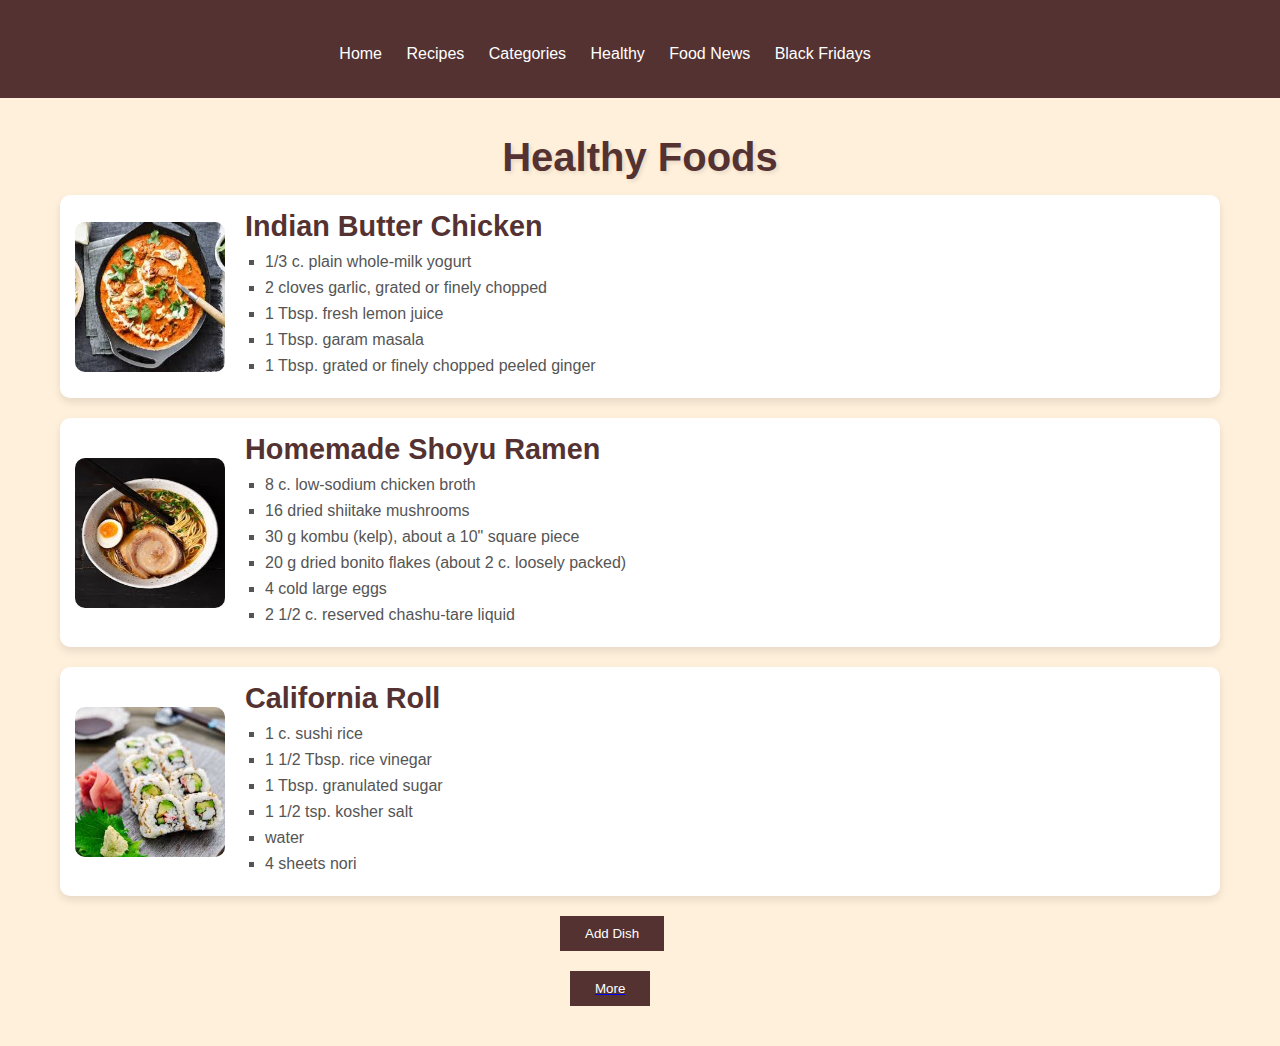
<file: asian.html>
<!DOCTYPE html>
<html lang="en">
  <head>
    <meta charset="UTF-8">
    <meta name="viewport" content="width=device-width, initial-scale=1.0">
    <title>Document</title>
    <link rel="stylesheet" href="asian.css">
  </head>
  <body>
    <!-- header -->
    <header>
      <nav>
        <a href="index.html">Home</a>
        <a href="recipes.html">Recipes</a>
        <a href="categories.html">Categories</a>
        <a href="healthyFood.html">Healthy</a>
        <a href="food news.html">Food News</a>
        <a href="blackfriday.html">Black Fridays</a>
      </nav>
      </header>

    <!-- main -->
    <main>
      <div class="container">
        <h1>Healthy Foods</h1>

        <!-- first dish -->
        <div class="food-item">
          <img src="asian1.jpg">
          <div>
            <h2>Indian Butter Chicken</h2>
            <ul class="ingredients">
              <li>1/3 c. plain whole-milk yogurt</li>
              <li>2 cloves garlic, grated or finely chopped</li>
              <li>1 Tbsp. fresh lemon juice</li>
              <li>1 Tbsp. garam masala</li>
              <li>1 Tbsp. grated or finely chopped peeled ginger</li>
            </ul>
           </div>
          </div>

        <!-- second dish -->
        <div class="food-item">
          <img src="asian2.jpg">
          <div>
            <h2>Homemade Shoyu Ramen</h2>
            <ul class="ingredients">
              <li>8 c. low-sodium chicken broth</li>
              <li>16 dried shiitake mushrooms</li>
              <li>30 g kombu (kelp), about a 10" square piece</li>
              <li>20 g dried bonito flakes (about 2 c. loosely packed)</li>
              <li>4 cold large eggs</li>
              <li>2 1/2 c. reserved chashu-tare liquid</li>
            </ul>
          </div>
        </div>

        <!-- third dish -->
        <div class="food-item">
          <img src="asian3.jpg">
          <div>
            <h2>California Roll</h2>
            <ul class="ingredients">
              <li>1 c. sushi rice</li>
              <li>1 1/2 Tbsp. rice vinegar</li>
              <li>1 Tbsp. granulated sugar</li>
              <li>1 1/2 tsp. kosher salt</li>
              <li>water</li>
              <li>4 sheets nori</li>
            </ul>
          </div>
        </div>

        <button id="btn1">Add Dish</button>

        <!-- fourth dish -->
        <div class="spec">
        <div class="food-item">
          <img src="asian4.jpg">
          <div>
            <h2>Pad Thai</h2>
            <ul class="ingredients">
              <li>8 oz. rice noodles, broken in half</li>
              <li>6 Tbsp. peanut or vegetable oil, divided</li>
              <li>1 lb. medium shrimp, peeled, deveined, tails removed</li>
              <li>3 large eggs</li>
              <li>3 Tbsp. palm sugar</li>
              <li> 3 Tbsp. Thai fish sauce</li>
            </ul>
           </div>
           </div>
        </div>
        <a href="recipes.html"><button id="btn2">More</button>
      </div>
    </main>
    <script src="healthy.js"></script>
  </body>
</html>
</file>
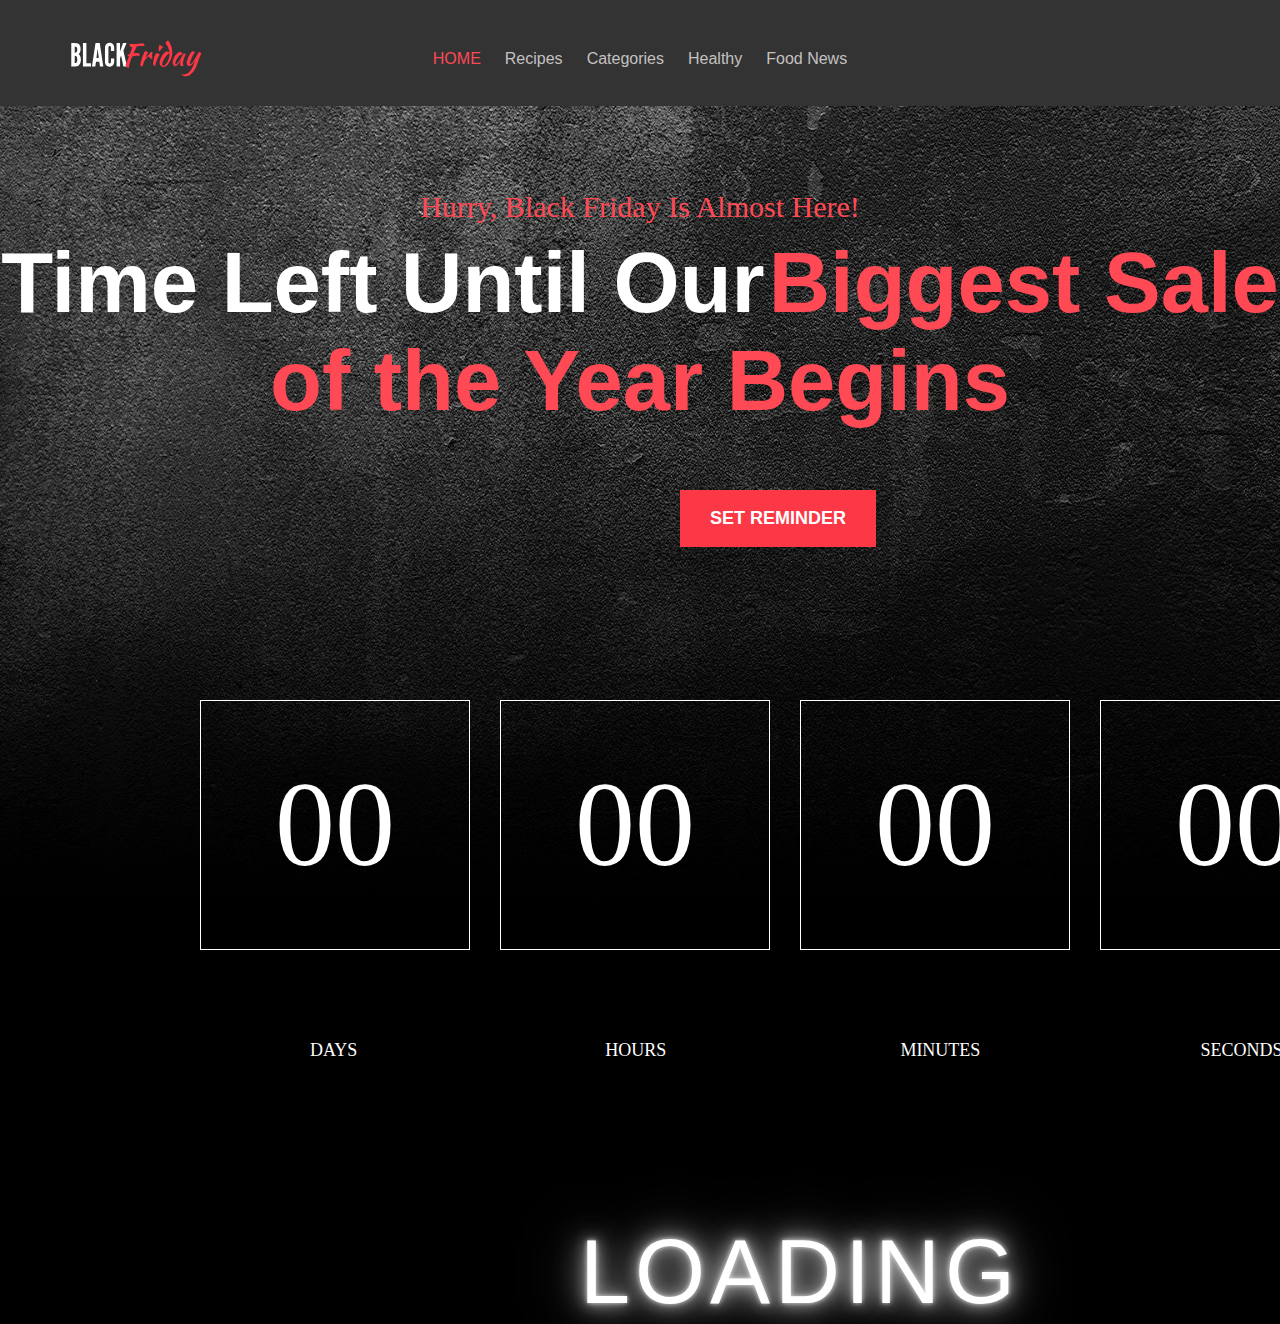
<file: blackfriday.html>
<!DOCTYPE html>
<html lang="en">
<head>
    <meta charset="UTF-8">
    <meta name="viewport" content="width=device-width, initial-scale=1.0">
    <title>Document</title>
    <link rel="stylesheet" href="style2.css">
</head>
<body>
    <div class="container">
        <header>
            <nav>
                <a id="spec" href="index.html">HOME</a>
                <a href="recipes.html">Recipes</a>
                <a href="categories.html">Categories</a>
                <a href="healthyFood.html">Healthy</a>
                <a href="food news.html">Food News</a>

            </nav>
            <?xml version="1.0" encoding="UTF-8"?>
<svg xmlns="http://www.w3.org/2000/svg" width="132" height="44" viewBox="0 0 132 44" fill="none">
  <path d="M1.28 33.5V9.98H4.8C5.99467 9.98 7.024 10.1933 7.888 10.62C8.76267 11.036 9.43467 11.692 9.904 12.588C10.384 13.484 10.624 14.6413 10.624 16.06C10.624 17.1907 10.4747 18.1773 10.176 19.02C9.888 19.8627 9.32267 20.5507 8.48 21.084C9.33333 21.5533 9.94667 22.3 10.32 23.324C10.6933 24.3373 10.88 25.5107 10.88 26.844C10.88 28.156 10.6667 29.3133 10.24 30.316C9.824 31.3187 9.20533 32.1027 8.384 32.668C7.57333 33.2227 6.57067 33.5 5.376 33.5H1.28ZM4.736 30.076C5.78133 30.076 6.46933 29.7667 6.8 29.148C7.13067 28.5187 7.296 27.6227 7.296 26.46C7.296 25.276 7.13067 24.38 6.8 23.772C6.46933 23.1533 5.78133 22.844 4.736 22.844V30.076ZM4.736 19.676C5.70667 19.676 6.37333 19.4093 6.736 18.876C7.10933 18.3427 7.296 17.5533 7.296 16.508C7.296 15.452 7.104 14.6733 6.72 14.172C6.34667 13.66 5.68533 13.404 4.736 13.404V19.676ZM12.9363 33.5V9.98H16.3923V30.3H20.9683V33.5H12.9363ZM21.9663 33.5L25.5182 9.98H29.7423L33.2943 33.5H29.9343L29.2943 28.7H25.9663L25.3263 33.5H21.9663ZM26.4463 25.052H28.8143L27.8223 17.148L27.7263 15.9H27.5343L27.4383 17.148L26.4463 25.052ZM39.5718 33.756C38.5904 33.756 37.7531 33.5373 37.0598 33.1C36.3771 32.652 35.8544 32.044 35.4918 31.276C35.1398 30.508 34.9638 29.6387 34.9638 28.668V14.812C34.9638 13.852 35.1451 12.988 35.5078 12.22C35.8811 11.452 36.4144 10.844 37.1078 10.396C37.8011 9.948 38.6224 9.724 39.5718 9.724C40.2864 9.724 40.9264 9.85733 41.4918 10.124C42.0571 10.3907 42.5371 10.7587 42.9318 11.228C43.3371 11.6867 43.6464 12.2253 43.8598 12.844C44.0731 13.452 44.1798 14.108 44.1798 14.812V18.044H40.9478V14.812C40.9478 14.3213 40.8464 13.9107 40.6438 13.58C40.4411 13.2493 40.1051 13.084 39.6358 13.084C39.2091 13.084 38.8998 13.2547 38.7078 13.596C38.5158 13.9373 38.4198 14.3427 38.4198 14.812V28.668C38.4198 29.1373 38.5211 29.5427 38.7238 29.884C38.9371 30.2253 39.2411 30.396 39.6358 30.396C40.1158 30.396 40.4518 30.2307 40.6438 29.9C40.8464 29.5693 40.9478 29.1587 40.9478 28.668V25.436H44.1798V28.668C44.1798 29.628 43.9931 30.492 43.6198 31.26C43.2464 32.028 42.7131 32.636 42.0198 33.084C41.3371 33.532 40.5211 33.756 39.5718 33.756ZM46.5925 33.5V9.98H50.0485V17.82V18.204H50.1765L50.3365 17.82L53.0245 9.98H56.5765L53.4085 17.724L56.9925 33.5H53.4405L51.1365 22.78H51.0405L50.0485 25.18V33.5H46.5925Z" fill="white"></path>
  <path d="M67.6 19.99C68.24 19.99 68.74 20.17 69.1 20.53C69.48 20.89 69.67 21.39 69.67 22.03C69.67 22.19 69.66 22.36 69.64 22.54C69.62 22.7 69.58 22.84 69.52 22.96C69.26 22.92 68.97 22.89 68.65 22.87C68.33 22.83 67.95 22.81 67.51 22.81C66.61 22.81 65.71 22.89 64.81 23.05C63.91 23.21 63.05 23.34 62.23 23.44C61.33 25.56 60.59 27.55 60.01 29.41C59.43 31.27 58.98 33.11 58.66 34.93C57.98 34.77 57.38 34.48 56.86 34.06C56.34 33.64 55.85 33.05 55.39 32.29C55.53 31.97 55.7 31.59 55.9 31.15C56.1 30.69 56.34 30.12 56.62 29.44C56.9 28.74 57.23 27.9 57.61 26.92C58.01 25.92 58.48 24.73 59.02 23.35C58.18 23.07 57.63 22.58 57.37 21.88C57.47 21.78 57.75 21.67 58.21 21.55C58.67 21.41 59.23 21.26 59.89 21.1C60.19 20.32 60.45 19.63 60.67 19.03C60.89 18.41 61.09 17.83 61.27 17.29C61.45 16.73 61.61 16.19 61.75 15.67C61.91 15.13 62.05 14.56 62.17 13.96H62.02C61.26 13.96 60.64 13.78 60.16 13.42C59.7 13.06 59.47 12.59 59.47 12.01C59.47 11.85 59.49 11.66 59.53 11.44C59.59 11.22 59.66 11.03 59.74 10.87C60.12 10.93 60.49 10.97 60.85 10.99C61.23 11.01 61.72 11.02 62.32 11.02C63.58 11.02 64.76 10.99 65.86 10.93C66.96 10.85 67.95 10.77 68.83 10.69C69.73 10.61 70.5 10.54 71.14 10.48C71.78 10.4 72.27 10.36 72.61 10.36C73.07 10.36 73.48 10.6 73.84 11.08C74.2 11.56 74.48 12.24 74.68 13.12C74.04 13.06 73.52 13.02 73.12 13C72.74 12.98 72.4 12.97 72.1 12.97C71.08 12.97 70.14 13.02 69.28 13.12C68.44 13.2 67.64 13.3 66.88 13.42C66.76 13.6 66.62 13.83 66.46 14.11C66.32 14.39 66.13 14.79 65.89 15.31C65.65 15.81 65.34 16.47 64.96 17.29C64.6 18.11 64.14 19.15 63.58 20.41C64.36 20.29 65.1 20.19 65.8 20.11C66.52 20.03 67.12 19.99 67.6 19.99ZM70.2154 31.9C70.3154 31.32 70.4854 30.56 70.7254 29.62C70.9854 28.66 71.2854 27.65 71.6254 26.59C71.9654 25.51 72.3254 24.43 72.7054 23.35C73.0854 22.27 73.4554 21.3 73.8154 20.44C74.0754 19.82 74.3054 19.34 74.5054 19C74.7054 18.64 74.9254 18.34 75.1654 18.1C75.4454 18.14 75.7354 18.21 76.0354 18.31C76.3354 18.41 76.6254 18.53 76.9054 18.67C77.1854 18.81 77.4354 18.96 77.6554 19.12C77.8754 19.26 78.0454 19.4 78.1654 19.54C77.6254 20.18 77.1454 20.91 76.7254 21.73C76.3254 22.55 75.9154 23.6 75.4954 24.88C76.5754 23.92 77.5254 23 78.3454 22.12C79.1854 21.24 79.9654 20.26 80.6854 19.18C80.8054 19.08 81.0154 19.03 81.3154 19.03C81.5954 19.03 81.8654 19.08 82.1254 19.18C82.3854 19.26 82.5654 19.38 82.6654 19.54C82.3054 20.5 82.1254 21.45 82.1254 22.39C82.1254 23.27 82.2554 23.93 82.5154 24.37C82.4954 24.49 82.3554 24.72 82.0954 25.06C81.8554 25.4 81.5854 25.72 81.2854 26.02C80.7454 25.74 80.2654 25.36 79.8454 24.88C79.4254 24.38 79.1154 23.84 78.9154 23.26C77.9754 23.92 77.1754 24.57 76.5154 25.21C75.8554 25.83 75.2854 26.53 74.8054 27.31C74.3454 28.07 73.9454 28.95 73.6054 29.95C73.2854 30.95 72.9754 32.14 72.6754 33.52C72.4954 33.5 72.2754 33.43 72.0154 33.31C71.7754 33.21 71.5254 33.08 71.2654 32.92C71.0254 32.76 70.8054 32.59 70.6054 32.41C70.4054 32.23 70.2754 32.06 70.2154 31.9ZM83.065 30.49C83.065 30.31 83.075 30.09 83.095 29.83C83.135 29.55 83.195 29.19 83.275 28.75C83.355 28.29 83.455 27.74 83.575 27.1C83.715 26.46 83.885 25.69 84.085 24.79C84.125 24.59 84.215 24.27 84.355 23.83C84.495 23.39 84.675 22.93 84.895 22.45C85.135 21.95 85.415 21.47 85.735 21.01C86.075 20.55 86.475 20.21 86.935 19.99C87.275 20.07 87.725 20.28 88.285 20.62C88.845 20.94 89.325 21.39 89.725 21.97C89.265 22.49 88.875 23.01 88.555 23.53C88.255 24.05 87.975 24.59 87.715 25.15C87.475 25.71 87.245 26.29 87.025 26.89C86.825 27.49 86.595 28.12 86.335 28.78C86.115 29.34 85.915 29.92 85.735 30.52C85.555 31.1 85.455 31.61 85.435 32.05C85.435 32.41 85.425 32.66 85.405 32.8C85.405 32.96 85.355 33.04 85.255 33.04C85.175 33.04 85.015 32.99 84.775 32.89C84.535 32.79 84.285 32.64 84.025 32.44C83.785 32.22 83.565 31.95 83.365 31.63C83.165 31.31 83.065 30.93 83.065 30.49ZM88.795 17.47C88.795 17.35 88.825 17.17 88.885 16.93C88.785 16.83 88.695 16.68 88.615 16.48C88.555 16.28 88.525 16.1 88.525 15.94C88.525 15.76 88.545 15.52 88.585 15.22C88.645 14.9 88.715 14.56 88.795 14.2C88.875 13.84 88.975 13.47 89.095 13.09C89.215 12.69 89.335 12.33 89.455 12.01C89.695 12.01 89.985 12.08 90.325 12.22C90.685 12.34 91.045 12.51 91.405 12.73C91.765 12.93 92.095 13.16 92.395 13.42C92.695 13.66 92.925 13.89 93.085 14.11C92.865 14.33 92.575 14.64 92.215 15.04C91.855 15.42 91.505 15.83 91.165 16.27C90.825 16.69 90.515 17.09 90.235 17.47C89.955 17.85 89.775 18.12 89.695 18.28C89.455 18.24 89.245 18.14 89.065 17.98C88.885 17.8 88.795 17.63 88.795 17.47ZM96.6648 18.49C97.0648 18.49 97.5248 18.61 98.0448 18.85C98.5648 19.09 99.0248 19.4 99.4248 19.78C99.3248 18.98 99.1948 18.23 99.0348 17.53C98.8948 16.81 98.6748 16.07 98.3748 15.31C98.0948 14.55 97.7148 13.72 97.2348 12.82C96.7548 11.92 96.1548 10.89 95.4348 9.73C95.4948 9.55 95.6248 9.34 95.8248 9.1C96.0448 8.86 96.2848 8.64 96.5448 8.44C96.8248 8.22 97.1048 8.03 97.3848 7.87C97.6848 7.71 97.9648 7.61 98.2248 7.57C98.7848 8.19 99.3148 8.97 99.8148 9.91C100.315 10.83 100.755 11.83 101.135 12.91C101.515 13.97 101.805 15.07 102.005 16.21C102.225 17.35 102.335 18.44 102.335 19.48C102.335 20.52 102.215 21.59 101.975 22.69C101.755 23.79 101.435 24.87 101.015 25.93C100.615 26.97 100.145 27.96 99.6048 28.9C99.0648 29.84 98.4748 30.68 97.8348 31.42C97.2148 32.16 96.5648 32.76 95.8848 33.22C95.2048 33.7 94.5248 34 93.8448 34.12C92.4648 33.96 91.4048 33.51 90.6648 32.77C89.9448 32.05 89.5848 31.05 89.5848 29.77C89.5848 29.09 89.6848 28.35 89.8848 27.55C90.1048 26.75 90.3848 25.96 90.7248 25.18C91.0848 24.38 91.4948 23.61 91.9548 22.87C92.4348 22.11 92.9348 21.43 93.4548 20.83C93.9948 20.23 94.5348 19.72 95.0748 19.3C95.6148 18.88 96.1448 18.61 96.6648 18.49ZM93.6048 32.92C94.3048 32.68 95.0048 32.15 95.7048 31.33C96.4048 30.51 97.0348 29.55 97.5948 28.45C98.1548 27.33 98.6048 26.14 98.9448 24.88C99.3048 23.6 99.4848 22.37 99.4848 21.19C99.4848 20.85 99.4848 20.64 99.4848 20.56C99.4848 20.48 99.4748 20.4 99.4548 20.32C98.9748 20.52 98.4648 20.86 97.9248 21.34C97.3848 21.82 96.8448 22.38 96.3048 23.02C95.7648 23.64 95.2548 24.32 94.7748 25.06C94.2948 25.8 93.8648 26.54 93.4848 27.28C93.1048 28.02 92.8048 28.73 92.5848 29.41C92.3648 30.09 92.2548 30.69 92.2548 31.21C92.2548 32.21 92.7048 32.78 93.6048 32.92ZM113.453 20.38C113.653 20.38 113.883 20.42 114.143 20.5C114.423 20.56 114.673 20.65 114.893 20.77C115.113 20.87 115.293 20.98 115.433 21.1C115.593 21.22 115.673 21.33 115.673 21.43C115.273 22.27 114.903 23.12 114.563 23.98C114.223 24.82 113.933 25.63 113.693 26.41C113.453 27.19 113.263 27.92 113.123 28.6C113.003 29.28 112.943 29.87 112.943 30.37C112.943 30.93 113.003 31.4 113.123 31.78C113.243 32.14 113.443 32.4 113.723 32.56C113.483 32.72 113.173 32.85 112.793 32.95C112.413 33.05 112.073 33.1 111.773 33.1C110.693 33.1 110.153 32.36 110.153 30.88C110.153 29.74 110.533 28.18 111.293 26.2C110.893 27.12 110.433 27.99 109.913 28.81C109.393 29.61 108.863 30.32 108.323 30.94C107.783 31.56 107.233 32.07 106.673 32.47C106.133 32.85 105.633 33.08 105.173 33.16C104.433 33.12 103.833 32.77 103.373 32.11C102.913 31.43 102.683 30.57 102.683 29.53C102.683 28.41 102.923 27.23 103.403 25.99C103.883 24.75 104.493 23.6 105.233 22.54C105.993 21.48 106.813 20.6 107.693 19.9C108.573 19.18 109.423 18.8 110.243 18.76C110.443 18.82 110.663 18.94 110.903 19.12C111.163 19.3 111.403 19.51 111.623 19.75C111.863 19.99 112.063 20.24 112.223 20.5C112.383 20.74 112.473 20.95 112.493 21.13C111.693 21.25 110.863 21.64 110.003 22.3C109.163 22.96 108.393 23.76 107.693 24.7C107.013 25.62 106.453 26.61 106.013 27.67C105.573 28.73 105.353 29.72 105.353 30.64C105.353 31.02 105.493 31.26 105.773 31.36C106.353 31.24 107.023 30.75 107.783 29.89C108.543 29.01 109.463 27.66 110.543 25.84C110.743 25.48 110.963 25.08 111.203 24.64C111.463 24.2 111.723 23.74 111.983 23.26C112.243 22.78 112.493 22.3 112.733 21.82C112.993 21.32 113.233 20.84 113.453 20.38ZM128.358 27.85C127.898 29.31 127.438 30.64 126.978 31.84C126.518 33.04 126.028 34.14 125.508 35.14C124.988 36.16 124.428 37.09 123.828 37.93C123.228 38.79 122.568 39.6 121.848 40.36C120.928 41.32 119.978 42.05 118.998 42.55C118.018 43.07 117.038 43.33 116.058 43.33C115.558 43.33 115.058 43.27 114.558 43.15C114.078 43.05 113.628 42.9 113.208 42.7C112.768 42.52 112.388 42.3 112.068 42.04C111.728 41.8 111.488 41.54 111.348 41.26C111.348 41.02 111.488 40.81 111.768 40.63C112.008 40.85 112.208 41.02 112.368 41.14C112.528 41.26 112.688 41.36 112.848 41.44C112.988 41.52 113.148 41.57 113.328 41.59C113.488 41.61 113.678 41.62 113.898 41.62C115.038 41.62 116.148 41.28 117.228 40.6C118.328 39.94 119.358 38.99 120.318 37.75C121.298 36.53 122.188 35.04 122.988 33.28C123.788 31.54 124.468 29.59 125.028 27.43C124.768 27.83 124.448 28.32 124.068 28.9C123.688 29.48 123.268 30.06 122.808 30.64C122.348 31.2 121.868 31.71 121.368 32.17C120.888 32.63 120.418 32.94 119.958 33.1C119.638 33.08 119.298 33.01 118.938 32.89C118.598 32.79 118.268 32.64 117.948 32.44C117.648 32.24 117.378 32 117.138 31.72C116.898 31.44 116.738 31.12 116.658 30.76C116.658 30.18 116.678 29.72 116.718 29.38C116.758 29.02 116.828 28.63 116.928 28.21C117.108 27.45 117.368 26.59 117.708 25.63C118.068 24.67 118.478 23.73 118.938 22.81C119.418 21.87 119.938 21 120.498 20.2C121.078 19.38 121.678 18.74 122.298 18.28C122.458 18.28 122.658 18.3 122.898 18.34C123.138 18.36 123.388 18.41 123.648 18.49C123.908 18.57 124.158 18.67 124.398 18.79C124.638 18.89 124.848 19.03 125.028 19.21C124.808 19.41 124.328 20.08 123.588 21.22C122.848 22.36 122.028 24 121.128 26.14C121.028 26.36 120.908 26.68 120.768 27.1C120.628 27.52 120.488 27.96 120.348 28.42C120.228 28.88 120.118 29.33 120.018 29.77C119.918 30.21 119.868 30.56 119.868 30.82C119.868 30.98 119.888 31.1 119.928 31.18C119.988 31.26 120.038 31.32 120.078 31.36C120.438 31.3 120.918 31.01 121.518 30.49C122.118 29.95 122.798 29.12 123.558 28C124.038 27.28 124.478 26.57 124.878 25.87C125.278 25.15 125.668 24.43 126.048 23.71C126.448 22.99 126.858 22.25 127.278 21.49C127.698 20.73 128.148 19.95 128.628 19.15C128.888 19.15 129.168 19.18 129.468 19.24C129.768 19.3 130.058 19.38 130.338 19.48C130.618 19.56 130.858 19.66 131.058 19.78C131.278 19.88 131.438 19.99 131.538 20.11C130.918 21.43 130.338 22.72 129.798 23.98C129.258 25.24 128.778 26.53 128.358 27.85Z" fill="#FC3746"></path>
</svg>
</header>
<p id="para">Hurry, Black Friday is Almost Here!</p>
<div class="h1Div">
<h1>Time Left Until Our</h1>
<h1 id="specH1">Biggest Sale <br> of the Year Begins</h1>
</div>
<button id="btn">set reminder</button>
</div>

<div class="grid1">
    <div class="box">00</div>
    <div class="box2">00</div>
    <div class="box3">00</div>
    <div class="box4">00</div>
</div>
<div class="p-div">
    <p>DAYS</p>
    <p id="spec2P">HOURS</p>
    <p id="specP">MINUTES</p>
    <p id="specP2">SECONDS</p>
</div>
<p id="footer-p">LOADING</p>
<script src="index.js"></script>
</body>
</html>
</file>
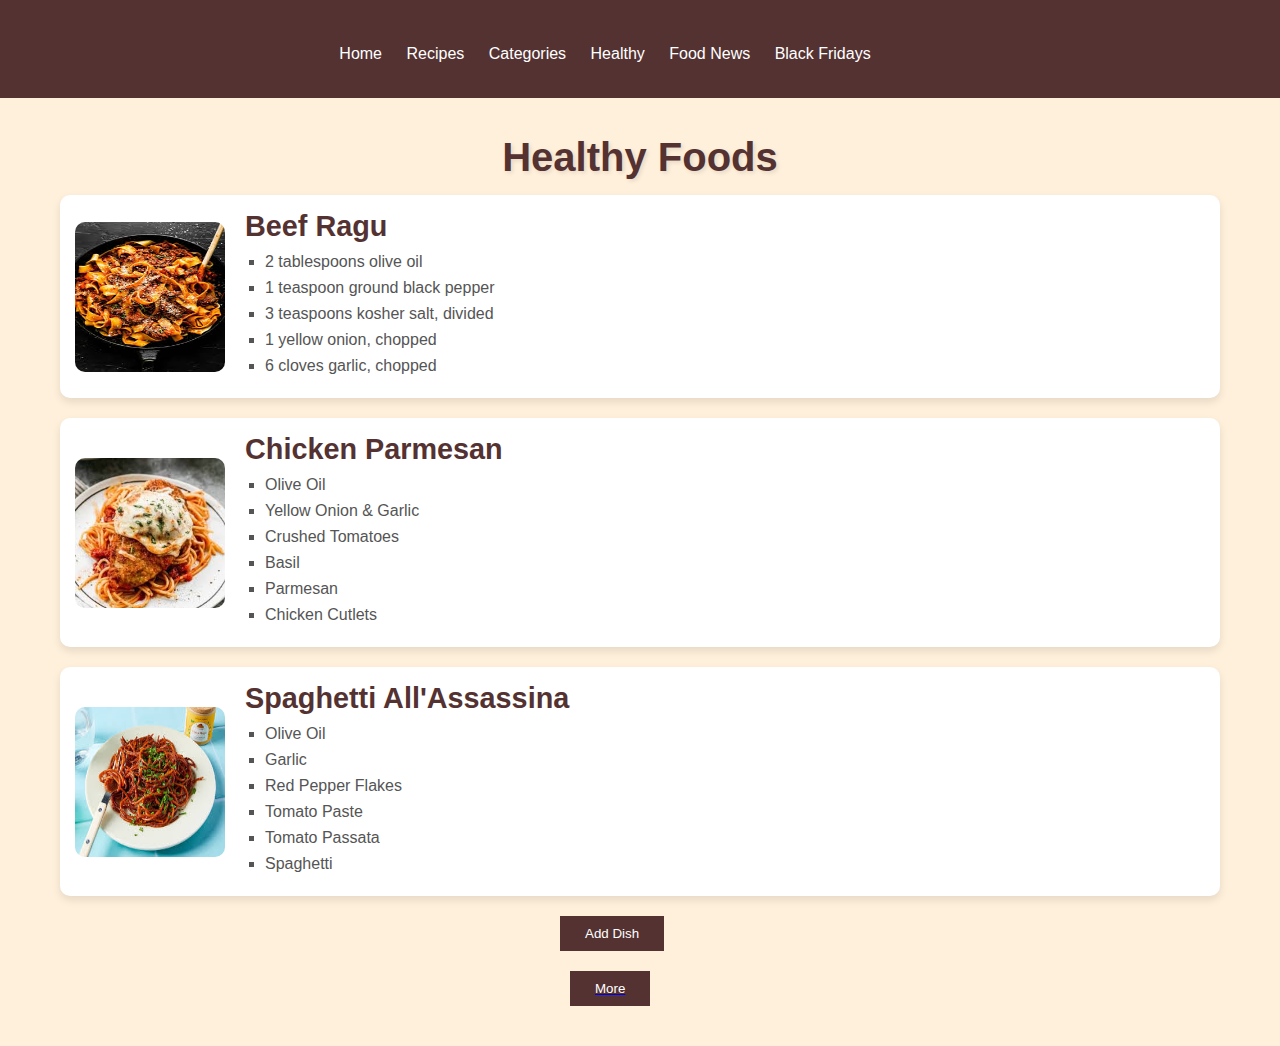
<file: italianfood.html>
<!DOCTYPE html>
<html lang="en">
  <head>
    <meta charset="UTF-8">
    <meta name="viewport" content="width=device-width, initial-scale=1.0">
    <title>Document</title>
    <link rel="stylesheet" href="meatrecipe.css">
  </head>
  <body>
    <!-- header -->
    <header>
      <nav>
        <a href="index.html">Home</a>
        <a href="recipes.html">Recipes</a>
        <a href="categories.html">Categories</a>
        <a href="healthyFood.html">Healthy</a>
        <a href="food news.html">Food News</a>
        <a href="blackfriday.html">Black Fridays</a>
      </nav>
      </header>

    <!-- main -->
    <main>
      <div class="container">
        <h1>Healthy Foods</h1>

        <!-- first dish -->
        <div class="food-item">
          <img src="italian3.jpg">
          <div>
            <h2>Beef Ragu</h2>
            <ul class="ingredients">
              <li>2 tablespoons olive oil</li>
              <li>1 teaspoon ground black pepper</li>
              <li>3 teaspoons kosher salt, divided</li>
              <li>1 yellow onion, chopped</li>
              <li>6 cloves garlic, chopped</li>
            </ul>
           </div>
          </div>

        <!-- second dish -->
        <div class="food-item">
          <img src="italian.jpg">
          <div>
            <h2>Chicken Parmesan</h2>
            <ul class="ingredients">
              <li> Olive Oil</li>
              <li>Yellow Onion & Garlic</li>
              <li>Crushed Tomatoes</li>
              <li>Basil</li>
              <li>Parmesan</li>
              <li>Chicken Cutlets</li>
            </ul>
          </div>
        </div>

        <!-- third dish -->
        <div class="food-item">
          <img src="italian2.jpg">
          <div>
            <h2>Spaghetti All'Assassina</h2>
            <ul class="ingredients">
              <li>Olive Oil</li>
              <li>Garlic</li>
              <li>Red Pepper Flakes</li>
              <li>Tomato Paste</li>
              <li>Tomato Passata</li>
              <li>Spaghetti</li>
            </ul>
          </div>
        </div>

        <button id="btn1">Add Dish</button>

        <!-- fourth dish -->
        <div class="spec">
        <div class="food-item">
          <img src="italian4.jpg">
          <div>
            <h2>Grandma Pizza</h2>
            <ul class="ingredients">
              <li>Extra virgin olive oil</li>
              <li>Dried oregano</li>
              <li>Fresh basil</li>
              <li>Shredded Mozzarella Cheese</li>
              <li>Olive oil</li>
              <li> Parmesan cheese</li>
            </ul>
           </div>
           </div>
        </div>
        <a href="recipes.html"><button id="btn2">More</button>
      </div>
    </main>
    <script src="healthy.js"></script>
  </body>
</html>
</file>
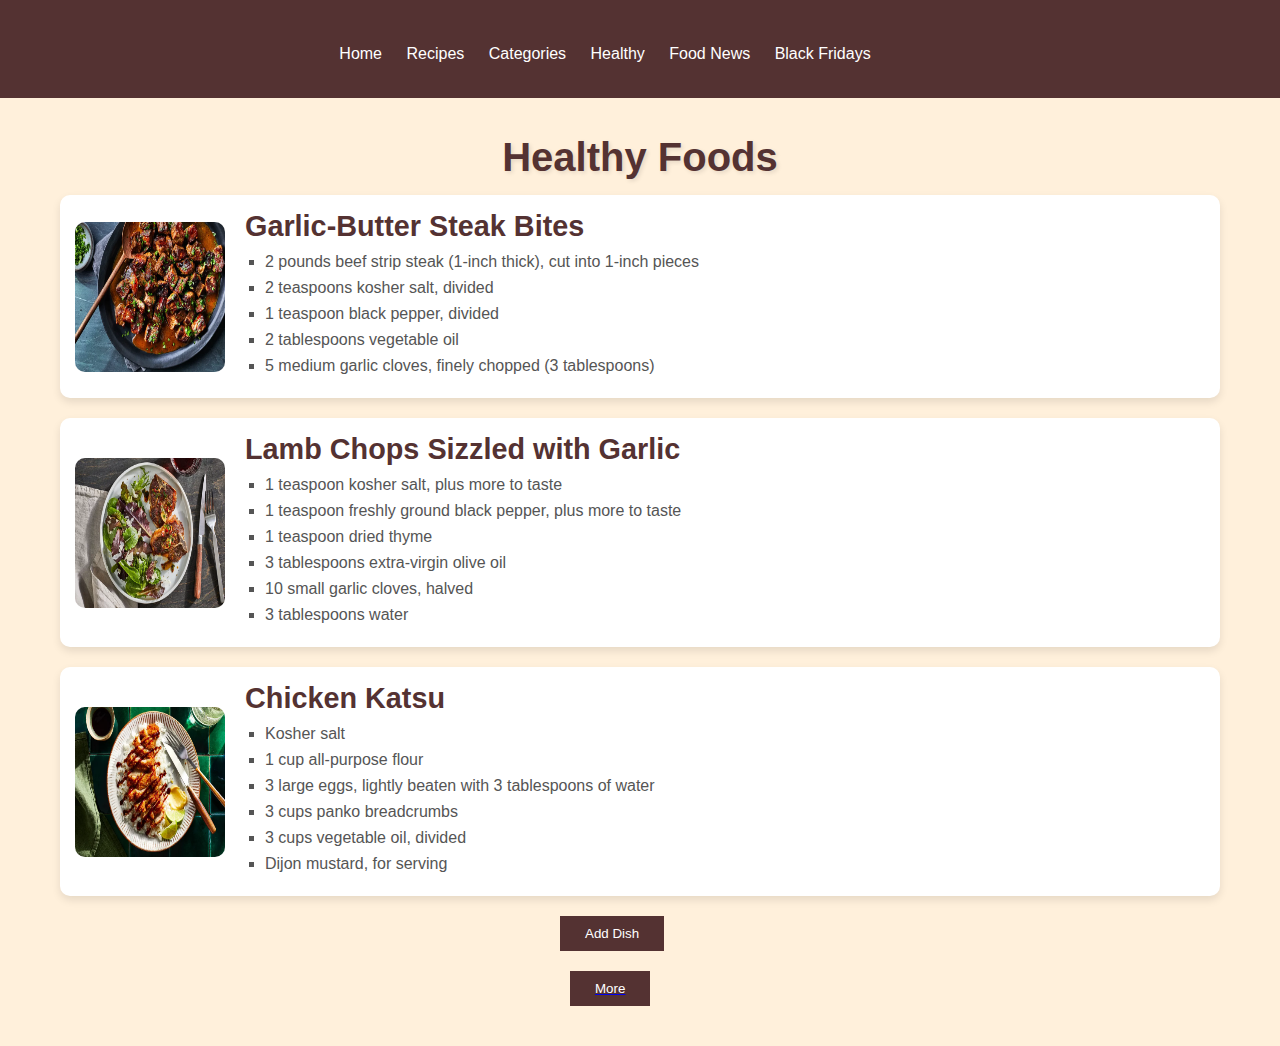
<file: meatRecipe.html>
<!DOCTYPE html>
<html lang="en">
  <head>
    <meta charset="UTF-8">
    <meta name="viewport" content="width=device-width, initial-scale=1.0">
    <title>Document</title>
    <link rel="stylesheet" href="meatrecipe.css">
  </head>
  <body>
    <!-- header -->
    <header>
      <nav>
        <a href="index.html">Home</a>
        <a href="recipes.html">Recipes</a>
        <a href="categories.html">Categories</a>
        <a href="healthyFood.html">Healthy</a>
        <a href="food news.html">Food News</a>
        <a href="blackfriday.html">Black Fridays</a>
      </nav>
      </header>

    <!-- main -->
    <main>
      <div class="container">
        <h1>Healthy Foods</h1>

        <!-- first dish -->
        <div class="food-item">
          <img src="meat1.webp">
          <div>
            <h2>Garlic-Butter Steak Bites</h2>
            <ul class="ingredients">
              <li>2 pounds beef strip steak (1-inch thick), cut into 1-inch pieces</li>
              <li>2 teaspoons kosher salt, divided</li>
              <li>1 teaspoon black pepper, divided</li>
              <li>2 tablespoons vegetable oil</li>
              <li>5 medium garlic cloves, finely chopped (3 tablespoons)</li>
            </ul>
           </div>
          </div>

        <!-- second dish -->
        <div class="food-item">
          <img src="meat2.webp">
          <div>
            <h2>Lamb Chops Sizzled with Garlic</h2>
            <ul class="ingredients">
              <li>1 teaspoon kosher salt, plus more to taste</li>
              <li>1 teaspoon freshly ground black pepper, plus more to taste</li>
              <li>1 teaspoon dried thyme</li>
              <li>3 tablespoons extra-virgin olive oil</li>
              <li>10 small garlic cloves, halved</li>
              <li>3 tablespoons water</li>
            </ul>
          </div>
        </div>

        <!-- third dish -->
        <div class="food-item">
          <img src="meat3.webp">
          <div>
            <h2>Chicken Katsu</h2>
            <ul class="ingredients">
              <li>Kosher salt</li>
              <li>1 cup all-purpose flour</li>
              <li>3 large eggs, lightly beaten with 3 tablespoons of water</li>
              <li>3 cups panko breadcrumbs</li>
              <li>3 cups vegetable oil, divided</li>
              <li>Dijon mustard, for serving</li>
            </ul>
          </div>
        </div>

        <button id="btn1">Add Dish</button>


        <!-- fourth dish -->
        <div class="spec">
        <div class="food-item">
          <img src="Ys52iN8gSLOpo3TodoB9_DSC_4625.jpg">
          <div>
            <h2>Sesame Chicken</h2>
            <ul class="ingredients">
              <li>boneless skinless chicken breast halves, pat dry with paper towels</li>
              <li>1/2 cup honey</li>
              <li>1/2 cup low sodium soy sauce</li>
              <li>1 cup water</li>
              <li>2 tablespoons cornstarch</li>
              <li> 1/2 - 1 teaspoon ground ginger (fresh is better)</li>
            </ul>
           </div>
           </div>
        </div>
        <a href="recipes.html"><button id="btn2">More</button>
        </a>
      </div>
    </main>
    <script src="healthy.js"></script>
  </body>
</html>
</file>
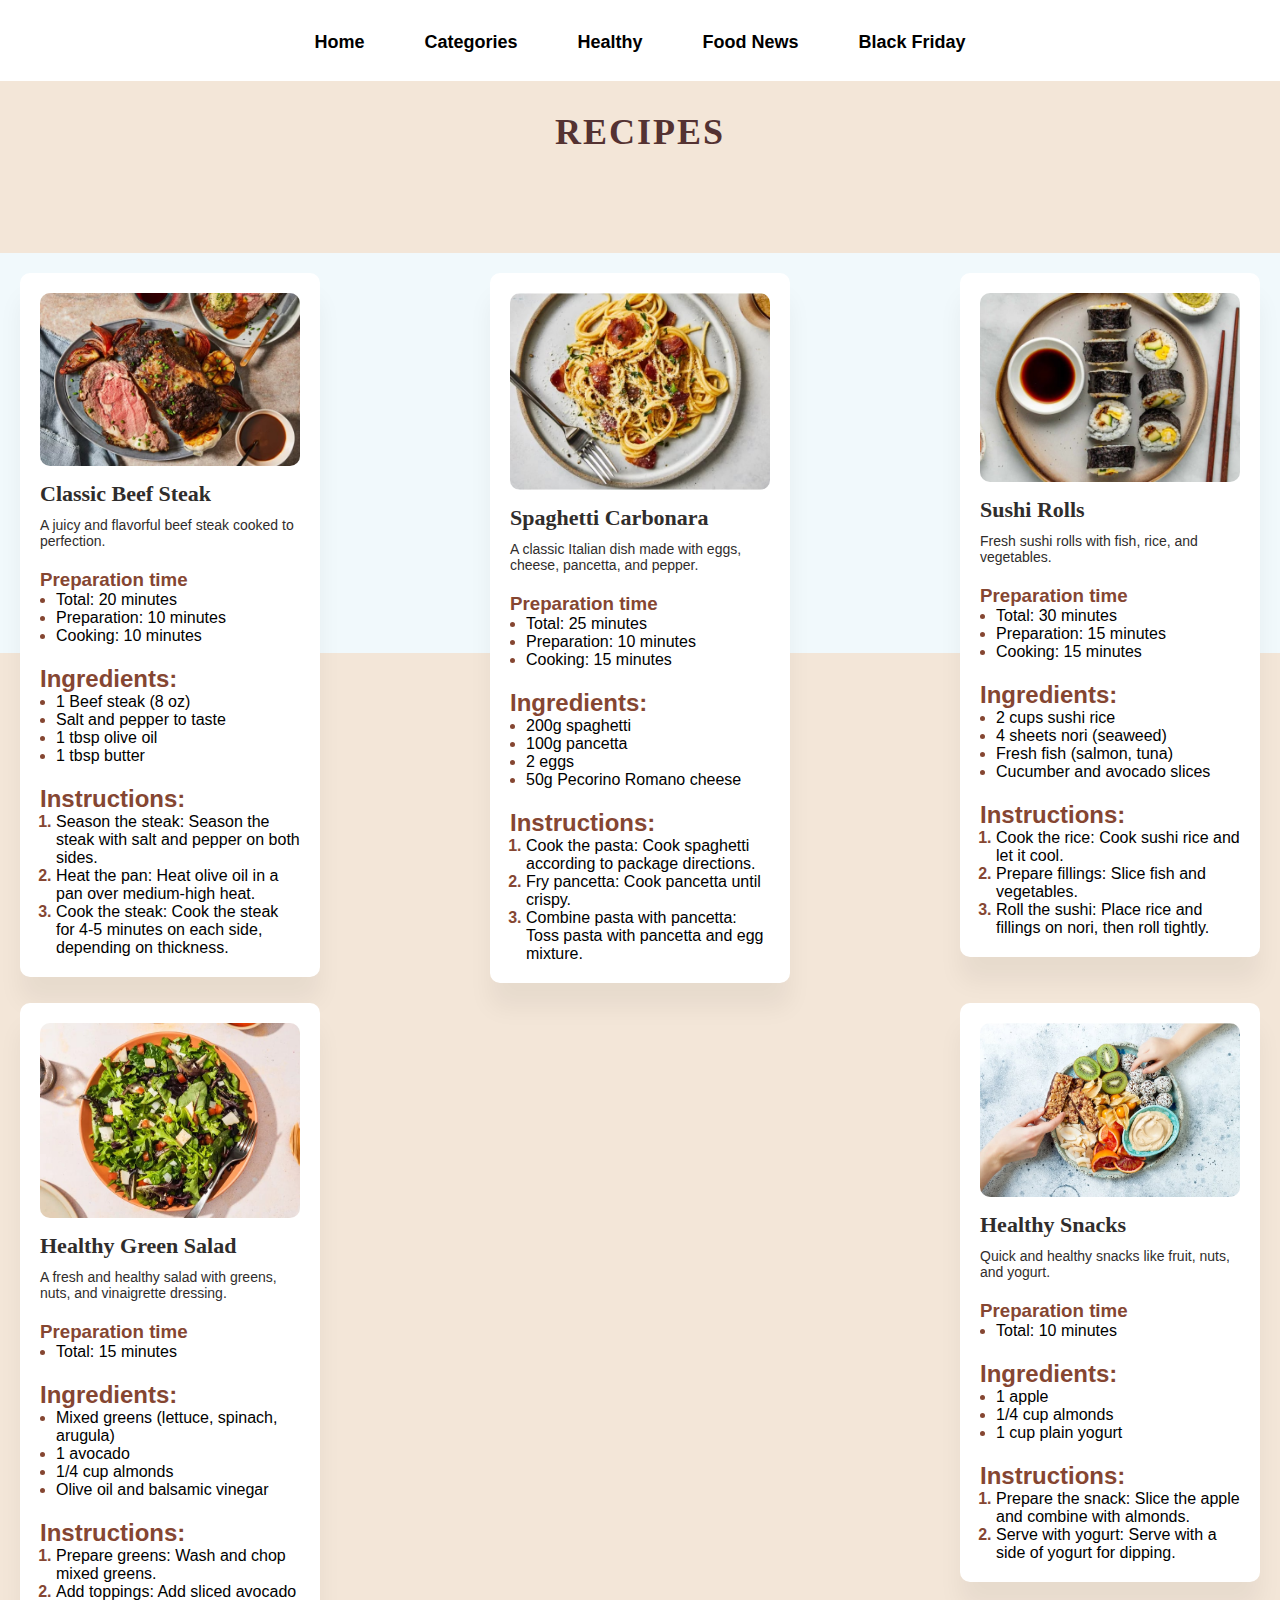
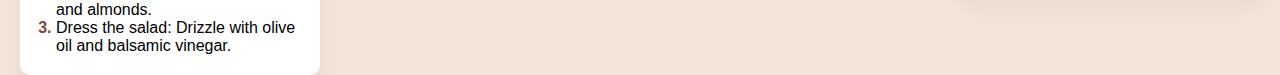
<file: recipes.html>
<!DOCTYPE html>
<html lang="en">
<head>
  <meta charset="UTF-8">
  <meta name="viewport" content="width=device-width, initial-scale=1.0">
  <link rel="stylesheet" href="style.css">
  <link rel="icon" type="image/png" sizes="32x32" href="./assets/images/favicon-32x32.png">
  <title>Recipe Page</title>
  <link rel="stylesheet" href="recipes.css">
</head>
<body>


  <nav>
    <a href="index.html" class="nav-link">Home</a>
    <a href="categories.html" class="nav-link">Categories</a>
    <a href="healthyFood.html" class="nav-link">Healthy</a>
    <a href="food news.html" class="nav-link">Food News</a>
    <a href="blackfriday.html" class="nav-link">Black Friday</a>
  </nav>

  <h1 class="recipes-title">Recipes</h1>


  <div class="container">
    
    <div class="card">
      <img src="beef.png" alt="Steak">
      <h1>Classic Beef Steak</h1>
      <p>A juicy and flavorful beef steak cooked to perfection.</p>
      <div class="time">
        <h3>Preparation time</h3>
        <ul>
          <li><span>Total:</span> 20 minutes</li>
          <li><span>Preparation:</span> 10 minutes</li>
          <li><span>Cooking:</span> 10 minutes</li>
        </ul>
      </div>
      <div class="ingredient">
        <h2>Ingredients:</h2>
        <ul>
          <li>1 Beef steak (8 oz)</li>
          <li>Salt and pepper to taste</li>
          <li>1 tbsp olive oil</li>
          <li>1 tbsp butter</li>
        </ul>
      </div>
      <div class="instru">
        <h2>Instructions:</h2>
        <ol>
          <li><span>Season the steak:</span> Season the steak with salt and pepper on both sides.</li>
          <li><span>Heat the pan:</span> Heat olive oil in a pan over medium-high heat.</li>
          <li><span>Cook the steak:</span> Cook the steak for 4-5 minutes on each side, depending on thickness.</li>
        </ol>
      </div>
    </div>

    
    <div class="card">
      <img src="pasta.png" alt="Pasta">
      <h1>Spaghetti Carbonara</h1>
      <p>A classic Italian dish made with eggs, cheese, pancetta, and pepper.</p>
      <div class="time">
        <h3>Preparation time</h3>
        <ul>
          <li><span>Total:</span> 25 minutes</li>
          <li><span>Preparation:</span> 10 minutes</li>
          <li><span>Cooking:</span> 15 minutes</li>
        </ul>
      </div>
      <div class="ingredient">
        <h2>Ingredients:</h2>
        <ul>
          <li>200g spaghetti</li>
          <li>100g pancetta</li>
          <li>2 eggs</li>
          <li>50g Pecorino Romano cheese</li>
        </ul>
      </div>
      <div class="instru">
        <h2>Instructions:</h2>
        <ol>
          <li><span>Cook the pasta:</span> Cook spaghetti according to package directions.</li>
          <li><span>Fry pancetta:</span> Cook pancetta until crispy.</li>
          <li><span>Combine pasta with pancetta:</span> Toss pasta with pancetta and egg mixture.</li>
        </ol>
      </div>
    </div>

    
    <div class="card">
      <img src="sushi.png" alt="Sushi">
      <h1>Sushi Rolls</h1>
      <p>Fresh sushi rolls with fish, rice, and vegetables.</p>
      <div class="time">
        <h3>Preparation time</h3>
        <ul>
          <li><span>Total:</span> 30 minutes</li>
          <li><span>Preparation:</span> 15 minutes</li>
          <li><span>Cooking:</span> 15 minutes</li>
        </ul>
      </div>
      <div class="ingredient">
        <h2>Ingredients:</h2>
        <ul>
          <li>2 cups sushi rice</li>
          <li>4 sheets nori (seaweed)</li>
          <li>Fresh fish (salmon, tuna)</li>
          <li>Cucumber and avocado slices</li>
        </ul>
      </div>
      <div class="instru">
        <h2>Instructions:</h2>
        <ol>
          <li><span>Cook the rice:</span> Cook sushi rice and let it cool.</li>
          <li><span>Prepare fillings:</span> Slice fish and vegetables.</li>
          <li><span>Roll the sushi:</span> Place rice and fillings on nori, then roll tightly.</li>
        </ol>
      </div>
    </div>

    
    <div class="card">
      <img src="green.png" alt="Salad">
      <h1>Healthy Green Salad</h1>
      <p>A fresh and healthy salad with greens, nuts, and vinaigrette dressing.</p>
      <div class="time">
        <h3>Preparation time</h3>
        <ul>
          <li><span>Total:</span> 15 minutes</li>
        </ul>
      </div>
      <div class="ingredient">
        <h2>Ingredients:</h2>
        <ul>
          <li>Mixed greens (lettuce, spinach, arugula)</li>
          <li>1 avocado</li>
          <li>1/4 cup almonds</li>
          <li>Olive oil and balsamic vinegar</li>
        </ul>
      </div>
      <div class="instru">
        <h2>Instructions:</h2>
        <ol>
          <li><span>Prepare greens:</span> Wash and chop mixed greens.</li>
          <li><span>Add toppings:</span> Add sliced avocado and almonds.</li>
          <li><span>Dress the salad:</span> Drizzle with olive oil and balsamic vinegar.</li>
        </ol>
      </div>
    </div>

    
    <div class="card">
      <img src="snacks.png" alt="Snacks">
      <h1>Healthy Snacks</h1>
      <p>Quick and healthy snacks like fruit, nuts, and yogurt.</p>
      <div class="time">
        <h3>Preparation time</h3>
        <ul>
          <li><span>Total:</span> 10 minutes</li>
        </ul>
      </div>
      <div class="ingredient">
        <h2>Ingredients:</h2>
        <ul>
          <li>1 apple</li>
          <li>1/4 cup almonds</li>
          <li>1 cup plain yogurt</li>
        </ul>
      </div>
      <div class="instru">
        <h2>Instructions:</h2>
        <ol>
          <li><span>Prepare the snack:</span> Slice the apple and combine with almonds.</li>
          <li><span>Serve with yogurt:</span> Serve with a side of yogurt for dipping.</li>
        </ol>
      </div>
    </div>
  </div>
<script src="script.js"></script>
</body>
</html>
</file>
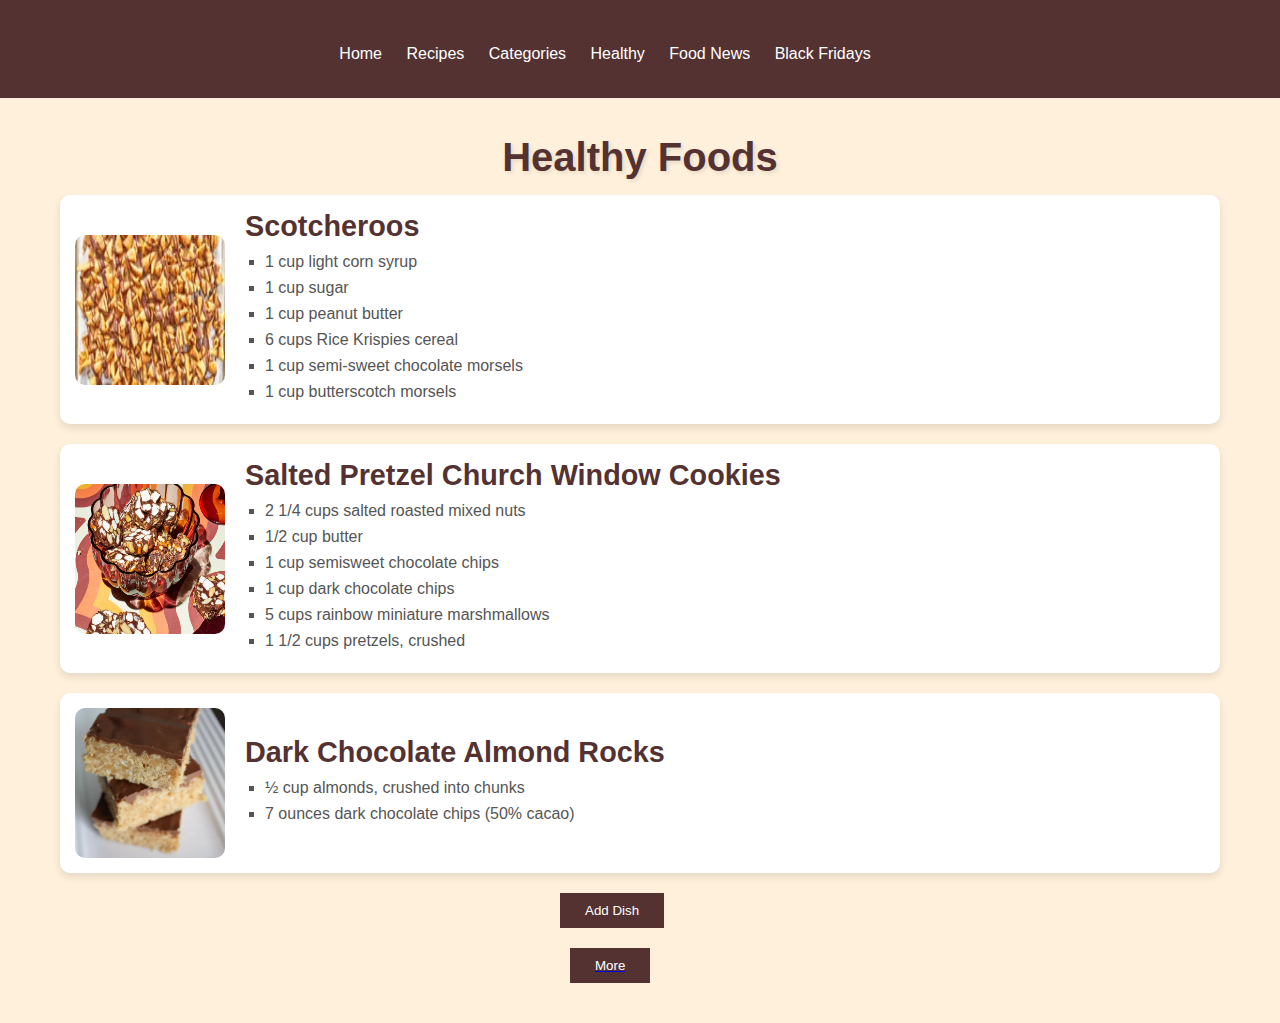
<file: snacks.html>
<!DOCTYPE html>
<html lang="en">
  <head>
    <meta charset="UTF-8">
    <meta name="viewport" content="width=device-width, initial-scale=1.0">
    <title>Document</title>
    <link rel="stylesheet" href="snacks.css">
  </head>
  <body>
    <!-- header -->
    <header>
      <nav>
        <a href="index.html">Home</a>
        <a href="recipes.html">Recipes</a>
        <a href="categories.html">Categories</a>
        <a href="healthyFood.html">Healthy</a>
        <a href="food news.html">Food News</a>
        <a href="blackfriday.html">Black Fridays</a>
      </nav>
      </header>

    <!-- main -->
    <main>
      <div class="container">
        <h1>Healthy Foods</h1>

        <!-- first dish -->
        <div class="food-item">
          <img src="snacks1.webp">
          <div>
            <h2>Scotcheroos</h2>
            <ul class="ingredients">
              <li>1 cup light corn syrup</li>
              <li>1 cup sugar</li>
              <li>1 cup peanut butter</li>
              <li>6 cups Rice Krispies cereal</li>
              <li>1 cup semi-sweet chocolate morsels</li>
              <li>1 cup butterscotch morsels</li>
            </ul>
           </div>
          </div>

        <!-- second dish -->
        <div class="food-item">
          <img src="snacks2.webp">
          <div>
            <h2>Salted Pretzel Church Window Cookies</h2>
            <ul class="ingredients">
              <li>2 1/4 cups salted roasted mixed nuts</li>
              <li>1/2 cup butter</li>
              <li>1 cup semisweet chocolate chips</li>
              <li>1 cup dark chocolate chips</li>
              <li>5 cups rainbow miniature marshmallows</li>
              <li>1 1/2 cups pretzels, crushed</li>
            </ul>
          </div>
        </div>

        <!-- third dish -->
        <div class="food-item">
          <img src="snacks3.webp">
          <div>
            <h2>Dark Chocolate Almond Rocks</h2>
            <ul class="ingredients">
              <li>½ cup almonds, crushed into chunks</li>
              <li>7 ounces dark chocolate chips (50% cacao)</li>
            </ul>
          </div>
        </div>

        <button id="btn1">Add Dish</button>

        <!-- fourth dish -->
        <div class="spec">
        <div class="food-item">
          <img src="snacks4.jpg">
          <div>
            <h2>Sesame Chicken</h2>
            <ul class="ingredients">
              <li>Butter</li>
              <li>Eggs</li>
              <li>Vanilla</li>
              <li>Baking soda</li>
              <li>Water</li>
              <li>Flour</li>
              <li>Salt</li>
            </ul>
           </div>
           </div>
        </div>
        <a href="recipes.html"><button id="btn2">More</button>
      </div>
    </main>
    <script src="healthy.js"></script>
  </body>
</html>
</file>
<file: asian.css>
body {
    font-family: Arial, sans-serif;
    background-color: #e0f7fa; 
    background-color:rgb(255, 240, 219);
  }
  
  * {
    margin: 0;
    padding: 0;
    box-sizing: border-box;
  }
  
  header {
    color: rgb(84, 50, 50);
    background-color: rgb(84, 50, 50); 
    padding: 40px;
    position: fixed;
    width: 100%;
    z-index: 1;
  }
  
  nav {
    text-align: center;
    position: relative;
    bottom: 25px;
    right: 35px;
  }
  
  nav a {
    color: white;
    text-decoration: none;
    font-family: sans-serif;
    margin: 10px;
    position: relative;
    top: 30px;
    transition: color 0.3s, transform 0.3s;
  }
  
  nav a::after {
    content: "";
    position: absolute;
    background-color: #ad7628; 
    width: 0px;
    height: 2px;
    left: 0;
    bottom: -20px;
    transition: 0.6s;
  }
  
  nav a:hover {
    color: #ad7628; 
  }
  
  nav a:hover::after {
    width: 100%;
  }
  
  .container {
    max-width: 1200px;
    margin: 0 auto;
    padding: 20px;
    position: relative;
    top: 100px;
  }
  
  h1 {
    text-align: center;
    color: rgb(84, 50, 50);
    position: relative;
    padding: 15px;
    font-size: 2.5rem;
    text-shadow: 2px 2px 4px rgba(0, 0, 0, 0.1); 
  }
  
  .food-item {
    display: flex;
    align-items: center;
    margin-bottom: 20px;
    background-color: #ffffff;
    border-radius: 10px;
    box-shadow: 0 4px 8px rgba(0, 0, 0, 0.1);
    padding: 15px;
    transition: transform 0.3s;
  }
  
  .food-item:hover {
    transform: scale(1.02); 
  }
  
  .food-item img {
    width: 150px;
    height: 150px;
    border-radius: 10px;
    margin-right: 20px;
  }
  
  .food-item h2 {
    margin: 0;
    color: rgb(84, 50, 50);
    font-size: 1.8rem;
  }
  
  .ingredients {
    margin: 10px 0 0;
    list-style-type: square;
    padding-left: 20px;
    color: #555;
  }
  
  .ingredients li {
    margin-bottom: 8px;
  }
  

  button{
    position: relative;
    left: 500px;
    padding: 10px 25px;
    background-color: rgb(84, 50, 50);
    border: none;
    color: white;
    cursor: pointer;
    transition: transform 0.3s;
  }

  button:hover {
    transform: scale(1.02); 
  }

  #btn2{
    position: relative;
    left: 490px;
    padding: 10px 25px;
    background-color: rgb(84, 50, 50);
    border: none;
    color: white;
    cursor: pointer;
    transition: transform 0.3s;
    display: block;
    margin: 20px;
  }
</file>
<file: style2.css>
body{
    background-color: black;
    overflow-x: hidden;
}
*{
    margin: 0;
    padding: 0;
    box-sizing: border-box;
}

:root{
    --wdth--:100%;
    --heght--:100vh;
    --color1--:#c4c1c1;
    --marg--:10px;
    --size--:85px;
    --maincolor--:#ff4955;
    --secclr---:#fc3746;
}


header{
    background-color: #333;
    padding: 20px;
    position: fixed;
    width: 100%;
    z-index: 1;
}


.container{
    background-image: url('secondpage.jpg');
    background-size: cover;
    width: var(--wdth--);
    height: var(--heght--);   
    background-position:  bottom center;
}

nav{
    text-align: center;
}

nav a{
    color: var(--color1--);
    text-decoration: none;
    font-family: sans-serif;
    margin: var(--marg--);
    position: relative;
    top: 30px;
}

#spec{
    color: var(--maincolor--);
}

nav a::after{
    content:"";
    position: absolute;
    background-color: var(--maincolor--);
    width: 0px;
    height: 2px;
    left: 0;
    bottom: -20px;
    transition: 0.6s;
}


nav a:hover{
    color: white;
}

nav a:hover:after{
    width: 100%;
}


svg{
    position: relative;
    left: 50px;
    bottom: 5px;
}

h1{
    color: white;
    text-align: center;
    font-size: var(--size--);
    font-family: sans-serif;
    position: relative;
    top: 200px;
    display: inline-block;
}

#specH1{
    display: inline;
    color: var(--maincolor--);
}

.h1Div{
    text-align: center;
}

#para{
    color: var(--maincolor--);
    font-family: 'Kaushan Script', handwriting;
    text-transform: capitalize; 
    font-size: 30px;
    text-align: center;
    position: relative;
    top: 190px;
}

#btn{
    color: white;
    background-color: var(--secclr---);
    border: none;
    position: relative;
    left: 680px;
    top: 260px;
    padding: 18px 30px;
    cursor: pointer;
    font-size: large;
    font-weight: bold;
    text-transform: uppercase;
}

.box{
    width: 270px;
    height: 250px;
    border: 1px solid white;
    position: relative;
    left: 200px;
}

.box2{
    width: 270px;
    height: 250px;
    border: 1px solid white;
    position: relative;
    left: 500px;
}

.box3{
    width: 270px;
    height: 250px;
    border: 1px solid white;
    position: relative;
    left: 800px;
}

.box4{
    width: 270px;
    height: 250px;
    border: 1px solid white;
    position: relative;
    left: 1100px;
}

.grid1 div{
    color: white;
    font-size: 120px;
    display: flex;
    justify-content: center;
    align-items: center;
    position: absolute;
    top: 700px;
}

.grid1 p{

    color: white;
    display: inline-flex;
}

.p-div p{
    color: white;
}

.p-div{
    position: relative;
    display: flex;
    gap: 245px;
    font-size: 18px;
    top: 140px;
    left: 310px;
}


#spec2P{
    position: relative;
    left: 3px;
}

#specP{
    position: relative;
    right: 8px;
}

#specP2{
    position: relative;
    right: 33px;
}

#footer-p {
    position: relative;
    left: 580px;
    top: 300px;
    color: white;
    font-size: 90px;
    letter-spacing: 5px;
    font-family: sans-serif;
    text-shadow: 0 0 5px rgba(255, 255, 255, 0.8), 
                 0 0 15px rgba(255, 255, 255, 0.6),
                 0 0 30px rgba(255, 255, 255, 0.8), 
                 0 0 60px rgba(255, 255, 255, 0.6);
    animation: loading 1.5s infinite alternate;
}

@keyframes loading {
    0% {
        text-shadow: 0 0 5px rgba(255, 255, 255, 0.8), 
                     0 0 15px rgba(82, 36, 36, 0.6),
                     0 0 30px rgba(255, 255, 255, 0.8), 
                     0 0 60px rgba(82, 36, 36, 0.6);
    }
    100% {
        text-shadow: 0 0 20px rgba(255, 255, 255, 0.8), 
                     0 0 30px rgba(255, 255, 255, 0.6),
                     0 0 40px rgba(255, 255, 255, 0.8), 
                     0 0 80px rgba(255, 255, 255, 0.6);
    }
}
</file>
<file: meatrecipe.css>
body {
    font-family: Arial, sans-serif;
    background-color: #e0f7fa; 
    background-color:rgb(255, 240, 219);
  }
  
  * {
    margin: 0;
    padding: 0;
    box-sizing: border-box;
  }
  
  header {
    color: rgb(84, 50, 50);
    background-color: rgb(84, 50, 50); 
    padding: 40px;
    position: fixed;
    width: 100%;
    z-index: 1;
  }
  
  nav {
    text-align: center;
    position: relative;
    bottom: 25px;
    right: 35px;
  }
  
  nav a {
    color: white;
    text-decoration: none;
    font-family: sans-serif;
    margin: 10px;
    position: relative;
    top: 30px;
    transition: color 0.3s, transform 0.3s;
  }
  
  nav a::after {
    content: "";
    position: absolute;
    background-color: #ad7628; 
    width: 0px;
    height: 2px;
    left: 0;
    bottom: -20px;
    transition: 0.6s;
  }
  
  nav a:hover {
    color: #ad7628; 
  }
  
  nav a:hover::after {
    width: 100%;
  }
  
  .container {
    max-width: 1200px;
    margin: 0 auto;
    padding: 20px;
    position: relative;
    top: 100px;
  }
  
  h1 {
    text-align: center;
    color: rgb(84, 50, 50);
    position: relative;
    padding: 15px;
    font-size: 2.5rem;
    text-shadow: 2px 2px 4px rgba(0, 0, 0, 0.1); 
  }
  
  .food-item {
    display: flex;
    align-items: center;
    margin-bottom: 20px;
    background-color: #ffffff;
    border-radius: 10px;
    box-shadow: 0 4px 8px rgba(0, 0, 0, 0.1);
    padding: 15px;
    transition: transform 0.3s;
  }
  
  .food-item:hover {
    transform: scale(1.02); 
  }
  
  .food-item img {
    width: 150px;
    height: 150px;
    border-radius: 10px;
    margin-right: 20px;
  }
  
  .food-item h2 {
    margin: 0;
    color: rgb(84, 50, 50);
    font-size: 1.8rem;
  }
  
  .ingredients {
    margin: 10px 0 0;
    list-style-type: square;
    padding-left: 20px;
    color: #555;
  }
  
  .ingredients li {
    margin-bottom: 8px;
  }
  

  #btn1{
    position: relative;
    left: 500px;
    padding: 10px 25px;
    background-color: rgb(84, 50, 50);
    border: none;
    color: white;
    cursor: pointer;
    transition: transform 0.3s;
  }

  button:hover {
    transform: scale(1.02); 
  }

  #btn2{
    position: relative;
    left: 490px;
    padding: 10px 25px;
    background-color: rgb(84, 50, 50);
    border: none;
    color: white;
    cursor: pointer;
    transition: transform 0.3s;
    display: block;
    margin: 20px;
  }
</file>
<file: style.css>
body{
    font-family: sans-serif;
    overflow-x: hidden;
}

*{
    margin: 0;
    padding: 0;
    box-sizing: border-box;
}

:root{
    --clr--:#f1f9fc;
    --clr2--:#333d47;
}

.container{
    width: 100vw;
    height: 400px;
    background-color: var(--clr--);
    position: relative;
    top: 100px;
}

input[id = search]::placeholder {
    position: relative;
    left: 40px;
}
img{
    width: 150px;
}

#logo{
    width: 150px;
    position: absolute;
    top: 10px;
    left: 20px;

}

i{
    position: relative;
    top: 13px;
    right: 356px;
    font-size: 25px;
    color:rgb(71, 119, 207);
}.box{
    width: 500px;
    height: 50px;
    border: none;
    background-color: white;
    border-radius: 30px;
    margin: auto;
    position: relative;
    box-shadow: 5px 5px 20px rgba(192, 188, 188, 0.836);
}

#search{
    position: relative;
    top: 10px;
    left: 60px;
    font-size: 20px;
    width: 75%;
    
}



input[id = search]{
    border: none;
    outline: none;
}

#dish{
    position: relative;
    left: 20px;
}


#dish2{
    position: absolute;
    right: 20px;
    top: 10px;
}

/* header */
#head{
    text-align: center;
    font-size: 45px;
    position: relative;
    bottom: 20px;
}

nav{
    text-align: center;
    position: relative;
    top: 20px;
}

nav a{

    color: rgb(100, 99, 99);
    font-weight: bold;
    text-decoration: none;
    margin: 10px;
    position: relative;
    top: 20px;
}

nav a::after{
    content:"";
    position: absolute;
    background-color: black;
    width: 0;
    height: 3px;
    left: 0;
    bottom: -10px;
    transition: 0.4s;
}


nav a:hover{
    color: black
}

nav a:hover:after{
    width: 100%;
}

#started{
    position: relative;
    left: 700px;
    top: 30px;
    font-size: 20px;
}

#started2{
    position: relative;
    left:810px;
    top: 6px;
    font-size: 20px;
    color: rgb(110, 37, 245);
}

.header1{
    width: 100%;
    height: 160px;
    background-color: rgb(97, 92, 255);;
}

.header1 p{
    color: white;
    position: absolute;
    left: 20px;
    bottom: 215px;
    font-weight: bold;
}

svg{
    width: 30px;
    position: absolute;
    right: 10px;
    bottom:210px;
    color: white;
    cursor: pointer;
}

.heading{
    position: relative;
    top: 120px;
    left: 100px;
}

#head1{
    font-size: 50px;
    text-transform: uppercase;
}

#image2{
    width: 560px;
    height: 652px;
    position: absolute;
    right: 300px;
    top: -70px;
}

#head2{
    font-size: 32px;
    color: rgb(51, 61, 71);
}

.bar{
    width: 340px;
    height: 40px;
    background-color: rgb(230, 247, 231);
    border-radius: 48px;
    position: relative;
    top: 20px;
    text-align: center;
    display: flex;
    justify-content: center;
    align-items: center;
    color: rgb(81, 98, 114);
}

.bar p {
    position: relative;
    left: 10px;
}

.fa-utensils{
    font-size: 20px;
    position: absolute;
    left: 15px;
    color: green;
    top: 12px;
}

#btn{
    position: relative;
    top: 50px;
    width: 250px;
    height: 48px;
    background-color: rgb(97, 92, 255);
    color: white;
    border: none;
    border-radius: 3px;
    cursor: pointer;
    font-size: 15px;
    font-weight: bold;
}

#down{
    position: relative;
    top: 70px;
    font-size: 15px;
}

#image3{
    position: relative;
    top: 213px;
    width: 300px;
    left: 500px;
}

#image4{
    width: 300px;
    position: relative;
    top: 210px;
    right: 130px;
    height: 185px;
}

.imgdiv{
    position: relative;
    top: 220px;
    left: 320px;
}

#spec1,#spec2{
    position: relative;
    top: 65px;
    margin: 2px;
    border-radius: 3px;
}

#spec3,#spec4{
 position: relative;
 left: 930px;
 top: 62px;
}



.imag:hover {
    transform: scale(1.05);
    transition: transform  0.3s;
}

#spec1:hover,#spec2:hover,#spec3:hover,#spec4:hover{
    transform: scale(1.05);
    transition: transform  0.3s;

}

.imag{
    border-radius: 3px;
}

.image-div{
    width: 800px;
    height: 410px;
    background-image: url('istockphoto-1776689269-612x612.jpg');
    position: relative;
    top: 100px;
}

.image-div h1{
    color: red;
    font-size: 40px;
    text-transform: uppercase;
    position: relative;
    left: 180px;
    top: 60px;
}

#firstP{
    color:rgb(81, 98, 114);;
    font-size: 18px;
    position: relative;
    top: 80px;
    left: 210px;
}

#secP{
    color:rgb(81, 98, 114);;
    font-size: 18px;
    position: relative;
    top: 100px;
    left: 210px;
}

#thirdP{
    color:rgb(81, 98, 114);;
    font-size: 18px;
    position: relative;
    top: 120px;
    left: 210px;
}

#i-spec{
    position: absolute;
    left: 180px;
    top: 165px;
    color: green;
}

#i-spec2{
    position: absolute;
    left: 180px;
    top: 209px;
    color: green;
}

#i-spec3{
    position: absolute;
    left: 180px;
    top: 270px;
    color: green;
}

#btn2{
    position: relative;
    top: 150px;
    left: 180px;
    width: 300px;
    height: 48px;
    background-color: rgb(97, 92, 255);
    color: white;
    border: none;
    border-radius: 3px;
    cursor: pointer;
}

#btn2 p{
    position: relative;
    top: 1px;
    font-size: 18px;
    font-weight: bold;
}

#f44img{
    position: relative;
    width: 800px;
    height: 550px;
    bottom: 310px;
    left: 800px;

}

#e84img{
    width: 400px;
    position: absolute;
    top: 1480px;
    right: 600px;
}

.newDiv{
    width: 800px;
    height: 480px;
    background-color: var(--clr2--);
    position: absolute;
    right:0px;
    top: 2025px;
}

#spec-svg{
 position: absolute;
 width: 510px;
 height: 480px;
 right: 300px;   
 top: 0;
}

.newDiv h1{
    position: relative;
    left: 80px;
    top: 80px;
    z-index: 1;
    font-size: 40px;
    color: white;
}

#new-first{
    position: relative;
    font-size: 18px;
    color: white;
    top: 100px;
    left: 110px;
    z-index: 1;
}

#new-sec{
    position: relative;
    z-index: 1;
    font-size: 18px;
    color: white;
    top: 115px;
    left: 110px;
}

#new-third{
    position: relative;
    z-index: 1;
    font-size: 18px;
    top: 125px;
    left: 110px;
    color: white;
}

#new-i{
    position: relative;
    z-index: 1;
    left: 80px;
    top: -30px;
    color: green;
}

#new-i2{
    position: relative;
    left: 53px;
    color: green;
    top: 29px;
    z-index: 1;
}

#new-i3{
    position: relative;
    left: 25px;
    z-index: 1;
    color: green;
    top: 79px;
}

#btn3{
    position: relative;
    top: 150px;
    z-index: 1;
    width: 300px;
    height: 48px;
    background-color: rgb(97, 92, 255);
    color: white;
    border: none;
    border-radius: 3px;
    cursor: pointer;
    font-size: 18px;
    font-weight: bold;
    left: 10px;
}


video{
    position: absolute;
    left: 0;
    width: 790px;
    height: 550px;
    top: 1972px;
}

#back{
    color: red;
    position: relative;
    top: 200px;
    text-align: center;
    font-size: 35px;
    text-transform: uppercase;
    font-weight: bold;
}

#backP{
    color: rgb(81, 98, 114);
    position: relative;
    text-align: center;
    top: 220px;
    font-weight: bold;
}



.template{
    color: rgb(81, 98, 114);
    display: grid;
    grid-template-columns: repeat(4,205px);
    position: relative;
    top: 250px;
    gap: 10px;
    justify-content: center;
}

#firstDiv,#secDiv,#thirdDiv,#fourDiv,#fiveDiv,#sixDiv,#sevenDiv,#eightDiv{
    width: 200px;
    height: 40px;
    background-color: rgb(252, 245, 232);
    position: relative;
    display: flex;
    justify-content: center;
    align-items: center;
    border-radius: 999px;
}

.downImgDiv{
    position: relative;
    display: flex;
    justify-content: center;
    top: 300px;
    gap: 10px;
}

.downImgDiv img{
    width: 270px;
    height: 210px;
}

.down1Div{
    width: 270px;
    height: 100px;
    background-color: white;
    position: relative;
    top: 211px;
    transform: translateX(-5px);
    box-shadow: 5px 5px 20px rgba(192, 188, 188, 0.836);   
}

.down2Div{
    width: 270px;
    height: 100px;
    background-color: white;
    position: relative;
    box-shadow: 5px 5px 20px rgba(192, 188, 188, 0.836);   

}

.down3Div{
    width: 270px;
    height: 100px;
    background-color: white;
    position: absolute;
    box-shadow: 5px 5px 20px rgba(192, 188, 188, 0.836);  
    top: 210px;
    left: 650px; 
}

.down4Div{
    width: 270px;
    height: 90px;
    background-color: white;
    position: relative;
    box-shadow: 5px 5px 20px rgba(192, 188, 188, 0.836);   
    top: -3px;
}

.down5Div{
    width: 270px;
    height: 100px;
    background-color: white;
    position: absolute;
    box-shadow: 5px 5px 20px rgba(192, 188, 188, 0.836);   
    right: 20;
    top: 211px;
}

#down1Div-p1,#img2Div-p,#img4Div-p,#img5Div-p{
    font-size: 19px;
    margin: 10px;
}

#down1Div-p2{
    color: rgb(81, 98, 114);
    position: relative;
    top: 10px;
    left: 10px;
}

#img2Div-p2{
    color: rgb(81, 98, 114);
    position: relative;
    left: 10px;
}

#img3Div-p{
    font-size: 18px;
    margin: 5px;
}

#img3Div-p2{
    color: rgb(81, 98, 114);
    position: relative;
    left: 5px;
    top: 5px;
}

#img4Div-p2{
    color: rgb(81, 98, 114);
    position: relative;
    left: 10px;
    top: 10px;
}

#img5Div-p2{
    color: rgb(81, 98, 114);
    position: relative;
    left: 10px;
    top: 10px;
}

#btn4{
    position: relative;
    width: 270px;
    height: 48px;
    background-color: rgb(97, 92, 255);
    color: white;
    border: none;
    border-radius: 3px;
    cursor: pointer;
    font-size: 18px;
    font-weight: bold;
    left: 660px;    
    top: 320px;
}

#btn4 p{
    position: relative;
    top: 1px;
}

.FOOTER_DIV-grid{
    position: relative;
    bottom: 305px;
    left: 370px;
    top: 360px;
}

.FOOTER_DIV-gridNAV{
    position: relative;
    display: grid;
    grid-template-columns: 17% 18% 15%;
    grid-gap: 20px;
}


.FOOTER_DIV-gridNAV a{
    text-decoration: none;
    color: rgb(92, 86, 86);
}

.FOOTER_DIV-gridNAV a:hover{
    color: rgb(22, 21, 21);
}

.Created_site-text{
    position: relative;
    top: 45px;
    cursor: pointer;
    font-size: 14px;
}

.Created_site-text a{
    text-decoration: none;
    color: #124984;
}

.Created_site-text a:hover{
    text-decoration: underline;
}

#secNav{
    position: absolute;
    right: 20px;
}



/* responsive */


@media screen and (max-width:1619px) {
    .down1Div{
        position: absolute;
        left: 113px;
    }

    .down2Div{
        top: -10px;
    }

    .down3Div{
        transform: translateX(20px)
    }

    .down4Div{
        top: -10px;
    }
}

@media screen and (min-width:1600px) {
    .down1Div{
        position: absolute;
        left: 103px;
    }

    .down2Div{
        top: -10px;
    }

    .down3Div{
        transform: translateX(7px)
    }

    .down4Div{
        top: -10px;
    }
}

@media screen and (max-width:1599px) {
    .down1Div{
        position: absolute;
        left: 105px;
    }

    .down3Div{
        margin-left: 22px;
    }
}



@media screen and (max-width:430px) {
    #logo{
        width: 70px;
        top: 90px;
    }
    nav a{
        margin: 5px;
        line-height: 30px;
    }

    #head{
        font-size: 25px;
    }

    #dish{
        width: 100px;
        top: 270px;
    }

    #dish2{
        width: 100px;
        top: 270px;
    }

    .box{
        width: 400px;
    }

    input::placeholder{
        transform: translateX(-25px);
    }
}
</file>
<file: recipes.css>
body {
    background-color: hsl(30, 54%, 90%);
    font-family: 'Outfit', sans-serif;
    margin: 0;
    padding: 0;
}

nav {
    display: flex;  
    justify-content: center;  
    background-color:  hsl(0, 0%, 100%);  
    padding: 20px; 
    position: relative;
    top: -10px;
  }

  nav a{
    position: relative;
    top: 7px;
  }


  
  .recipes-title {
    text-align: center; 
    font-size: 36px; 
    color: rgb(84, 50, 50);
    margin-top: 20px; 
    font-weight: 700; 
    text-transform: uppercase; 
    letter-spacing: 2px; 
}

nav a::after{
    content: "";
    position: absolute;
    background-color: black; 
    width: 0px;
    height: 2px;
    left: 0;
    bottom: -10px;
    transition: 0.6s;
}

nav a:hover {
    color: black; 
  }

.nav-link {
    color: rgb(0, 0, 0);  
    text-decoration: none; 
    padding: 15px 20px;  
    font-size: 18px; 
    margin: 0 10px;  
    display: block;  
    transition: background-color 0.3s;  
}

  
nav a:hover::after {
    width: 100%;
  }
  
.container {
    display: flex;
    flex-wrap: wrap; 
    justify-content: space-between; 
    gap: 20px; 
    padding: 20px;
    align-items: flex-start;
    flex-direction: row;
}


.card {
    background-color: hsl(0, 0%, 100%);
    width: 100%; 
    max-width: 300px; 
    display: flex;
    flex-direction: column;
    padding: 20px;
    border-radius: 10px;
    box-shadow: 0px 25px 25px 0px rgba(0, 0, 0, 0.05);
    text-align: left;
    transition: transform 0.3s ease;
}

.card:hover {
    transform: scale(1.05); 
}


img {
    width: 100%;
    border-radius: 10px;
}


h1 {
    font-family: 'YoungSerif';
    font-size: 22px;
    color: hsl(24, 5%, 18%);
    margin-top: 15px;
}


p {
    font-size: 14px;
    color: hsl(24, 5%, 18%);
    margin-top: 10px;
}

.time, .ingredient, .instru, .nutri {
    margin-top: 20px;
}

.time h3, .ingredient h2, .instru h2, .nutri h2 {
    font-weight: 700;
    color: hsl(14, 45%, 36%);
}

ul, ol {
    padding-left: 0;
}

li {
    margin-left: 1em;
}

li::marker {
    color: hsl(14, 45%, 36%);
    font-weight: 700;
}

.divider {
    width: 100%;
    border-top: 1px solid #ddd;
    margin: 15px 0;
}

.tdborder {
    border-bottom: 1px solid black;
}


.attribution {
    font-size: 11px;
    text-align: center;
    margin-top: 20px;
}

.attribution a {
    color: hsl(228, 45%, 44%);
    text-decoration: none;
}
</file>
<file: snacks.css>
body {
    font-family: Arial, sans-serif;
    background-color: #e0f7fa; 
    background-color:rgb(255, 240, 219);
  }
  
  * {
    margin: 0;
    padding: 0;
    box-sizing: border-box;
  }
  
  header {
    color: rgb(84, 50, 50);
    background-color: rgb(84, 50, 50); 
    padding: 40px;
    position: fixed;
    width: 100%;
    z-index: 1;
  }
  
  nav {
    text-align: center;
    position: relative;
    bottom: 25px;
    right: 35px;
  }
  
  nav a {
    color: white;
    text-decoration: none;
    font-family: sans-serif;
    margin: 10px;
    position: relative;
    top: 30px;
    transition: color 0.3s, transform 0.3s;
  }
  
  nav a::after {
    content: "";
    position: absolute;
    background-color: #ad7628; 
    width: 0px;
    height: 2px;
    left: 0;
    bottom: -20px;
    transition: 0.6s;
  }
  
  nav a:hover {
    color: #ad7628; 
  }
  
  nav a:hover::after {
    width: 100%;
  }
  
  .container {
    max-width: 1200px;
    margin: 0 auto;
    padding: 20px;
    position: relative;
    top: 100px;
  }
  
  h1 {
    text-align: center;
    color: rgb(84, 50, 50);
    position: relative;
    padding: 15px;
    font-size: 2.5rem;
    text-shadow: 2px 2px 4px rgba(0, 0, 0, 0.1); 
  }
  
  .food-item {
    display: flex;
    align-items: center;
    margin-bottom: 20px;
    background-color: #ffffff;
    border-radius: 10px;
    box-shadow: 0 4px 8px rgba(0, 0, 0, 0.1);
    padding: 15px;
    transition: transform 0.3s;
  }
  
  .food-item:hover {
    transform: scale(1.02); 
  }
  
  .food-item img {
    width: 150px;
    height: 150px;
    border-radius: 10px;
    margin-right: 20px;
  }
  
  .food-item h2 {
    margin: 0;
    color: rgb(84, 50, 50);
    font-size: 1.8rem;
  }
  
  .ingredients {
    margin: 10px 0 0;
    list-style-type: square;
    padding-left: 20px;
    color: #555;
  }
  
  .ingredients li {
    margin-bottom: 8px;
  }
  

  button{
    position: relative;
    left: 500px;
    padding: 10px 25px;
    background-color: rgb(84, 50, 50);
    border: none;
    color: white;
    cursor: pointer;
    transition: transform 0.3s;
  }

  button:hover {
    transform: scale(1.02); 
  }

  #btn2{
    position: relative;
    left: 490px;
    padding: 10px 25px;
    background-color: rgb(84, 50, 50);
    border: none;
    color: white;
    cursor: pointer;
    transition: transform 0.3s;
    display: block;
    margin: 20px;
  }
</file>
